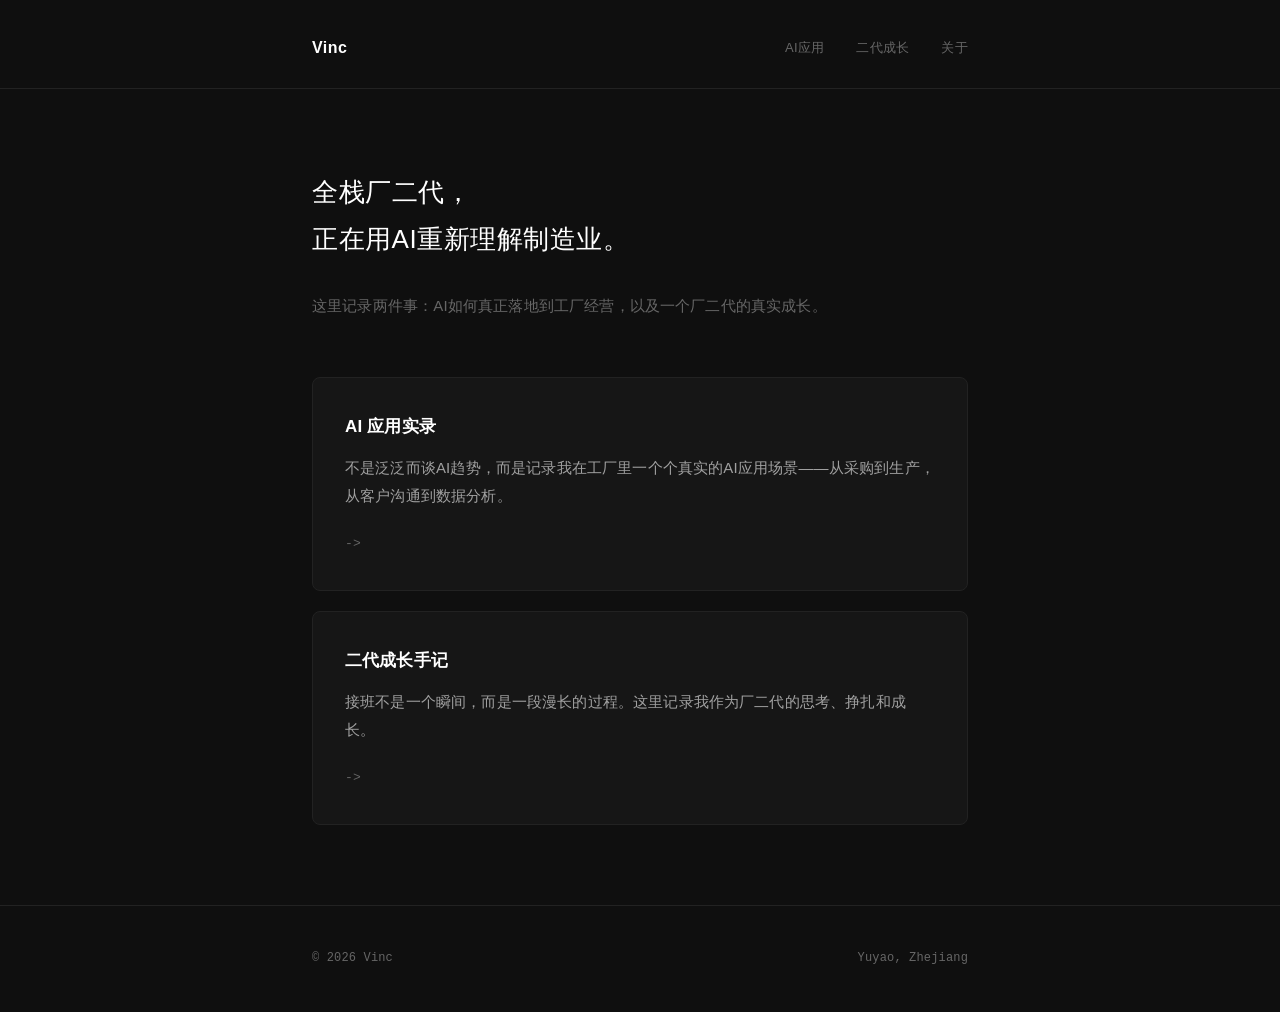
<file: index.html>
<!DOCTYPE html>
<html lang="zh-CN">
<head>
  <meta charset="UTF-8">
  <meta name="viewport" content="width=device-width, initial-scale=1.0">
  <title>Vinc — 全栈厂二代</title>
  <meta name="description" content="全栈厂二代的笔记本：用AI经营工厂，记录成长。">
  <link rel="stylesheet" href="css/style.css">
</head>
<body>
  <header class="site-header">
    <div class="container">
      <a href="." class="site-title">Vinc</a>
      <nav class="site-nav">
        <a href="ai/">AI应用</a>
        <a href="growth/">二代成长</a>
        <a href="about/">关于</a>
      </nav>
    </div>
  </header>

  <main>
    <section class="hero">
      <div class="container">
        <h1 class="hero-tagline">全栈厂二代，<br>正在用AI重新理解制造业。</h1>
        <p class="hero-sub">这里记录两件事：AI如何真正落地到工厂经营，以及一个厂二代的真实成长。</p>
      </div>
    </section>

    <section class="sections">
      <div class="container">
        <a href="ai/" class="section-card">
          <h2 class="section-card-title">AI 应用实录</h2>
          <p class="section-card-desc">不是泛泛而谈AI趋势，而是记录我在工厂里一个个真实的AI应用场景——从采购到生产，从客户沟通到数据分析。</p>
          <span class="section-card-arrow">-></span>
        </a>
        <a href="growth/" class="section-card">
          <h2 class="section-card-title">二代成长手记</h2>
          <p class="section-card-desc">接班不是一个瞬间，而是一段漫长的过程。这里记录我作为厂二代的思考、挣扎和成长。</p>
          <span class="section-card-arrow">-></span>
        </a>
      </div>
    </section>
  </main>

  <footer class="site-footer">
    <div class="container">
      <p>&copy; 2026 Vinc</p>
      <p>Yuyao, Zhejiang</p>
    </div>
  </footer>
</body>
</html>
</file>
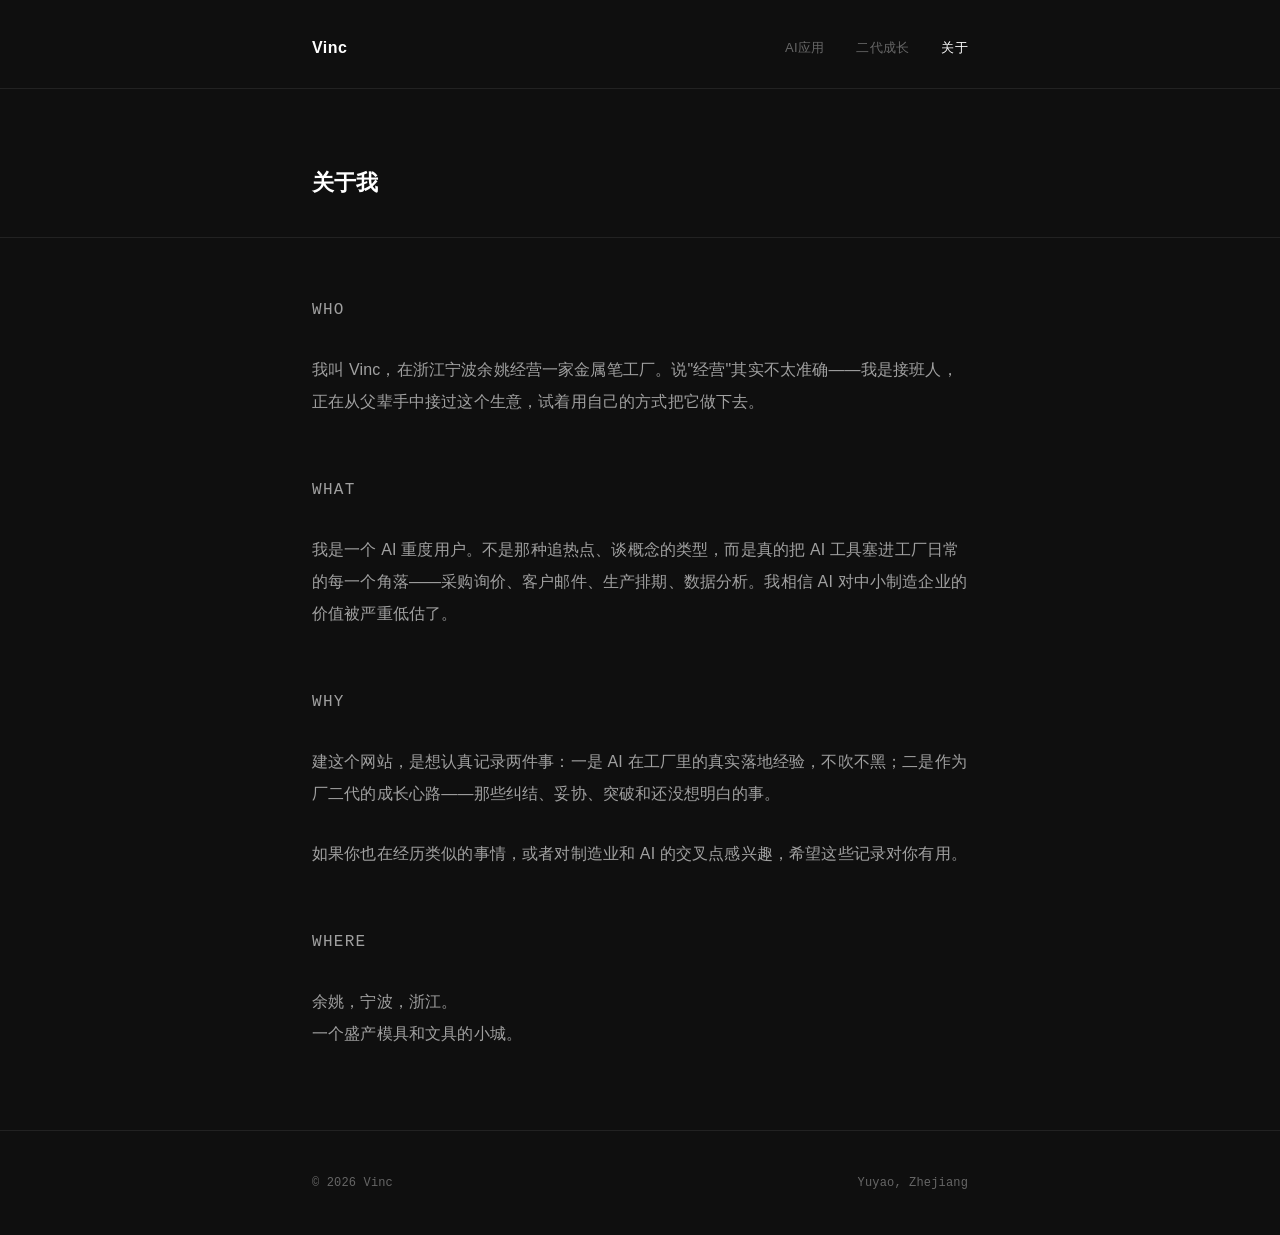
<file: about/index.html>
<!DOCTYPE html>
<html lang="zh-CN">
<head>
  <meta charset="UTF-8">
  <meta name="viewport" content="width=device-width, initial-scale=1.0">
  <title>关于 — Vinc</title>
  <meta name="description" content="关于Vinc：浙江余姚金属笔工厂二代，AI重度用户。">
  <link rel="stylesheet" href="../css/style.css">
</head>
<body>
  <header class="site-header">
    <div class="container">
      <a href="../" class="site-title">Vinc</a>
      <nav class="site-nav">
        <a href="../ai/">AI应用</a>
        <a href="../growth/">二代成长</a>
        <a href="../about/" class="active">关于</a>
      </nav>
    </div>
  </header>

  <main>
    <div class="page-header">
      <div class="container">
        <h1 class="page-title">关于我</h1>
      </div>
    </div>

    <div class="about-content">
      <div class="container">
        <div class="about-section">
          <p class="about-label">who</p>
          <p>我叫 Vinc，在浙江宁波余姚经营一家金属笔工厂。说"经营"其实不太准确——我是接班人，正在从父辈手中接过这个生意，试着用自己的方式把它做下去。</p>
        </div>

        <div class="about-section">
          <p class="about-label">what</p>
          <p>我是一个 AI 重度用户。不是那种追热点、谈概念的类型，而是真的把 AI 工具塞进工厂日常的每一个角落——采购询价、客户邮件、生产排期、数据分析。我相信 AI 对中小制造企业的价值被严重低估了。</p>
        </div>

        <div class="about-section">
          <p class="about-label">why</p>
          <p>建这个网站，是想认真记录两件事：一是 AI 在工厂里的真实落地经验，不吹不黑；二是作为厂二代的成长心路——那些纠结、妥协、突破和还没想明白的事。</p>
          <p>如果你也在经历类似的事情，或者对制造业和 AI 的交叉点感兴趣，希望这些记录对你有用。</p>
        </div>

        <div class="about-section">
          <p class="about-label">where</p>
          <p>余姚，宁波，浙江。<br>一个盛产模具和文具的小城。</p>
        </div>
      </div>
    </div>
  </main>

  <footer class="site-footer">
    <div class="container">
      <p>&copy; 2026 Vinc</p>
      <p>Yuyao, Zhejiang</p>
    </div>
  </footer>
</body>
</html>
</file>
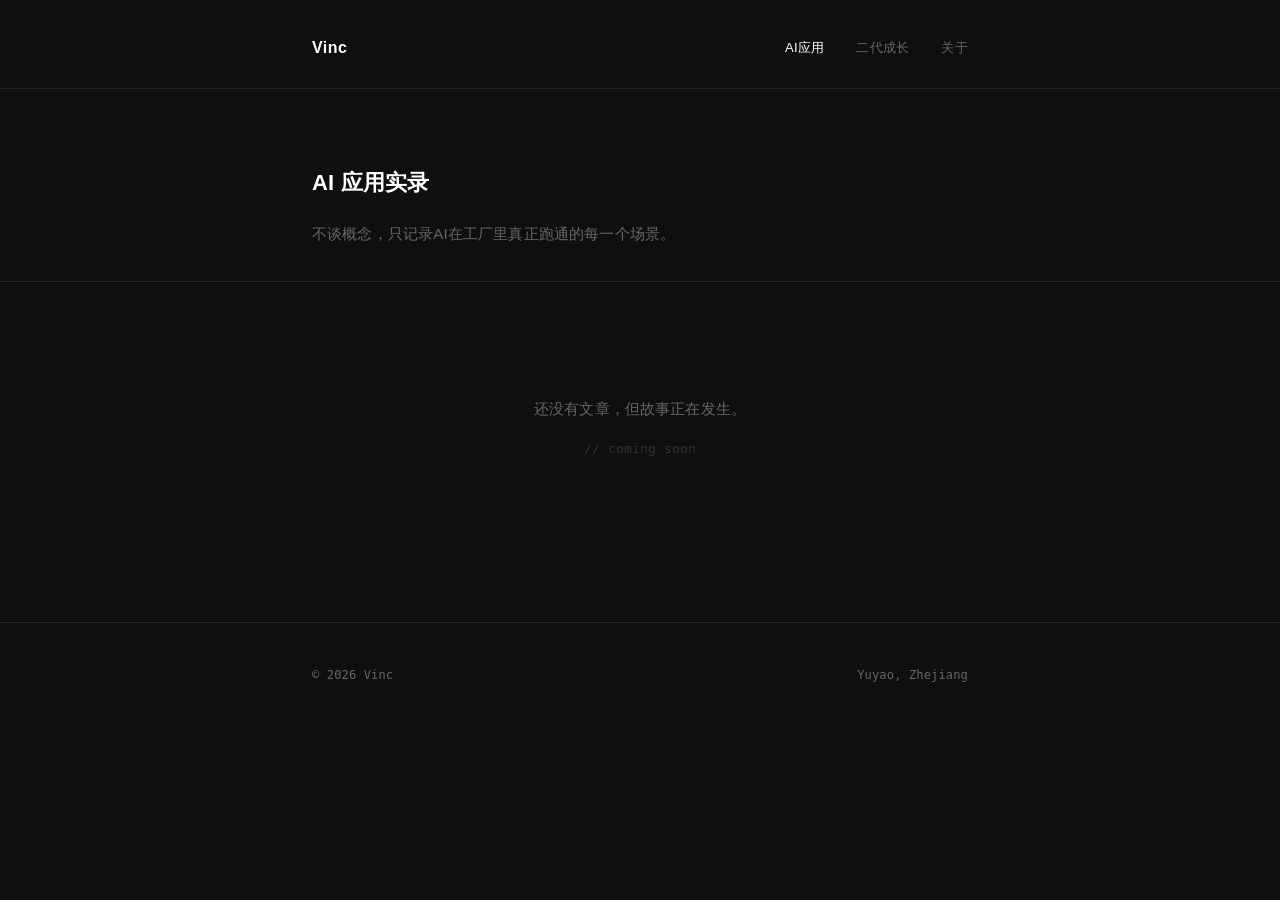
<file: ai/index.html>
<!DOCTYPE html>
<html lang="zh-CN">
<head>
  <meta charset="UTF-8">
  <meta name="viewport" content="width=device-width, initial-scale=1.0">
  <title>AI 应用实录 — Vinc</title>
  <meta name="description" content="记录AI在金属笔工厂的真实应用场景。">
  <link rel="stylesheet" href="../css/style.css">
</head>
<body>
  <header class="site-header">
    <div class="container">
      <a href="../" class="site-title">Vinc</a>
      <nav class="site-nav">
        <a href="../ai/" class="active">AI应用</a>
        <a href="../growth/">二代成长</a>
        <a href="../about/">关于</a>
      </nav>
    </div>
  </header>

  <main>
    <div class="page-header">
      <div class="container">
        <h1 class="page-title">AI 应用实录</h1>
        <p class="page-desc">不谈概念，只记录AI在工厂里真正跑通的每一个场景。</p>
      </div>
    </div>

    <div class="article-list">
      <div class="container">
        <div class="empty-state">
          <p>还没有文章，但故事正在发生。</p>
          <p class="hint">// coming soon</p>
        </div>
      </div>
    </div>
  </main>

  <footer class="site-footer">
    <div class="container">
      <p>&copy; 2026 Vinc</p>
      <p>Yuyao, Zhejiang</p>
    </div>
  </footer>
</body>
</html>
</file>
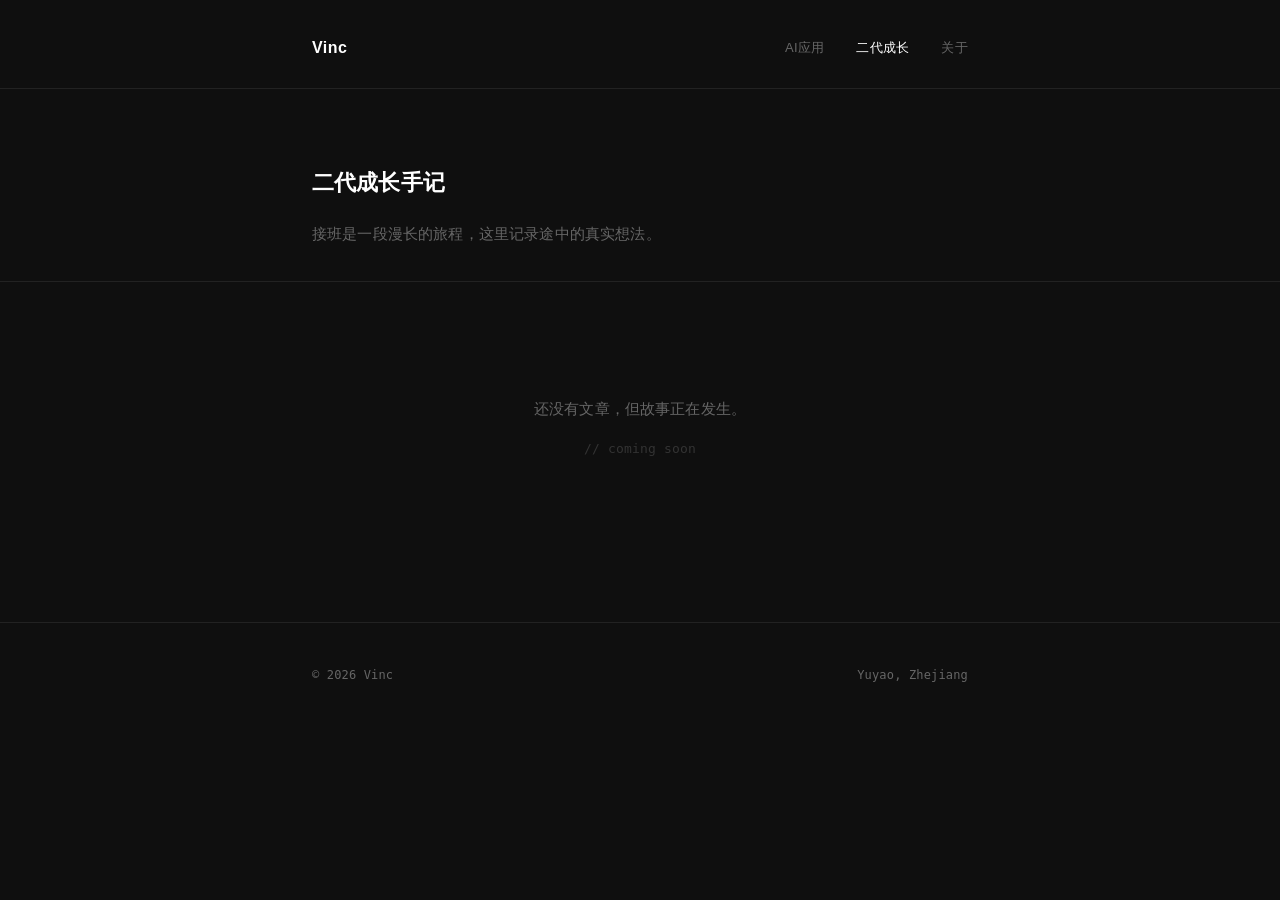
<file: growth/index.html>
<!DOCTYPE html>
<html lang="zh-CN">
<head>
  <meta charset="UTF-8">
  <meta name="viewport" content="width=device-width, initial-scale=1.0">
  <title>二代成长手记 — Vinc</title>
  <meta name="description" content="一个厂二代的接班心路历程与成长记录。">
  <link rel="stylesheet" href="../css/style.css">
</head>
<body>
  <header class="site-header">
    <div class="container">
      <a href="../" class="site-title">Vinc</a>
      <nav class="site-nav">
        <a href="../ai/">AI应用</a>
        <a href="../growth/" class="active">二代成长</a>
        <a href="../about/">关于</a>
      </nav>
    </div>
  </header>

  <main>
    <div class="page-header">
      <div class="container">
        <h1 class="page-title">二代成长手记</h1>
        <p class="page-desc">接班是一段漫长的旅程，这里记录途中的真实想法。</p>
      </div>
    </div>

    <div class="article-list">
      <div class="container">
        <div class="empty-state">
          <p>还没有文章，但故事正在发生。</p>
          <p class="hint">// coming soon</p>
        </div>
      </div>
    </div>
  </main>

  <footer class="site-footer">
    <div class="container">
      <p>&copy; 2026 Vinc</p>
      <p>Yuyao, Zhejiang</p>
    </div>
  </footer>
</body>
</html>
</file>
<file: css/style.css>
/* ========================================
   Vinc's Site — Redesign
   ======================================== */

/* Reset & Base */
*, *::before, *::after {
  margin: 0;
  padding: 0;
  box-sizing: border-box;
}

:root {
  --white: #ffffff;
  --text: #a0a0a0;
  --text-muted: #666;
  --border: #222;
  --card-bg: #161616;
  --bg: #0f0f0f;
  --font: -apple-system, BlinkMacSystemFont, "Segoe UI", Roboto, Helvetica, Arial, sans-serif;
  --font-mono: "SF Mono", "Fira Code", "JetBrains Mono", monospace;
}

html {
  font-size: 16px;
  scroll-behavior: smooth;
}

body {
  font-family: var(--font);
  color: var(--text);
  background-color: var(--bg);
  line-height: 2;
  letter-spacing: 0.01em;
  -webkit-font-smoothing: antialiased;
}

a {
  color: var(--text);
  text-decoration: none;
  border-bottom: none;
  transition: color 0.2s;
}

a:hover {
  color: var(--white);
}

/* Layout */
.container {
  max-width: 720px;
  margin: 0 auto;
  padding: 0 2rem;
}

/* Header / Nav */
.site-header {
  padding: 2rem 0 1.5rem;
  border-bottom: 1px solid var(--border);
}

.site-header .container {
  display: flex;
  justify-content: space-between;
  align-items: center;
}

.site-title {
  font-size: 1rem;
  font-weight: 600;
  color: var(--white);
  letter-spacing: 0.03em;
}

.site-nav {
  display: flex;
  gap: 2rem;
}

.site-nav a {
  font-size: 0.8125rem;
  color: var(--text-muted);
  letter-spacing: 0.02em;
}

.site-nav a:hover,
.site-nav a.active {
  color: var(--white);
}

/* Hero (Homepage) */
.hero {
  padding: 5rem 0 3.5rem;
}

.hero-tagline {
  font-size: 1.625rem;
  font-weight: 500;
  line-height: 1.8;
  color: var(--white);
  letter-spacing: 0.02em;
}

.hero-sub {
  margin-top: 1.75rem;
  font-size: 0.9375rem;
  color: var(--text-muted);
  line-height: 2;
}

/* Section Cards (Homepage) */
.sections {
  padding: 0 0 5rem;
  display: flex;
  flex-direction: column;
  gap: 1.25rem;
}

.sections .container {
  display: flex;
  flex-direction: column;
  gap: 1.25rem;
}

.section-card {
  display: block;
  padding: 2rem 2rem;
  border: 1px solid var(--border);
  border-radius: 8px;
  background-color: var(--card-bg);
  transition: border-color 0.25s, background-color 0.25s;
}

.section-card:hover {
  border-color: #333;
  background-color: #1a1a1a;
}

.section-card-title {
  font-size: 1.0625rem;
  font-weight: 600;
  color: var(--white);
  margin-bottom: 0.625rem;
}

.section-card-desc {
  font-size: 0.9375rem;
  color: var(--text);
  line-height: 1.9;
}

.section-card-arrow {
  display: inline-block;
  margin-top: 1.25rem;
  font-size: 0.8125rem;
  color: var(--text-muted);
  font-family: var(--font-mono);
  transition: color 0.2s, transform 0.2s;
}

.section-card:hover .section-card-arrow {
  color: var(--white);
  transform: translateX(4px);
}

/* Page Header */
.page-header {
  padding: 4.5rem 0 2rem;
  border-bottom: 1px solid var(--border);
}

.page-title {
  font-size: 1.375rem;
  font-weight: 600;
  color: var(--white);
}

.page-desc {
  margin-top: 0.875rem;
  font-size: 0.9375rem;
  color: var(--text-muted);
  line-height: 2;
}

/* Article List */
.article-list {
  padding: 2rem 0 5rem;
}

.article-item {
  display: block;
  padding: 1.75rem 0;
  border-bottom: 1px solid var(--border);
  transition: padding-left 0.3s;
}

.article-item:hover {
  padding-left: 0.5rem;
}

.article-date {
  font-size: 0.8125rem;
  color: var(--text-muted);
  font-family: var(--font-mono);
}

.article-title {
  font-size: 1rem;
  font-weight: 600;
  color: var(--white);
  margin-top: 0.375rem;
}

.article-excerpt {
  font-size: 0.9375rem;
  color: var(--text);
  margin-top: 0.375rem;
  line-height: 1.9;
}

/* Empty State */
.empty-state {
  padding: 5rem 0;
  text-align: center;
}

.empty-state p {
  color: var(--text-muted);
  font-size: 0.9375rem;
}

.empty-state .hint {
  margin-top: 0.75rem;
  font-size: 0.8125rem;
  font-family: var(--font-mono);
  color: #333;
}

/* About Page */
.about-content {
  padding: 3.5rem 0 5rem;
}

.about-content p {
  margin-bottom: 1.75rem;
  font-size: 1rem;
  color: var(--text);
  line-height: 2;
}

.about-content p:last-child {
  margin-bottom: 0;
}

.about-label {
  font-size: 0.75rem;
  color: var(--text-muted);
  font-family: var(--font-mono);
  margin-bottom: 0.625rem;
  text-transform: uppercase;
  letter-spacing: 0.08em;
}

.about-section {
  margin-bottom: 3.5rem;
}

.about-section:last-child {
  margin-bottom: 0;
}

/* Footer */
.site-footer {
  padding: 2.5rem 0;
  border-top: 1px solid var(--border);
}

.site-footer .container {
  display: flex;
  justify-content: space-between;
  align-items: center;
}

.site-footer p {
  font-size: 0.75rem;
  color: var(--text-muted);
  font-family: var(--font-mono);
}

/* Responsive */
@media (max-width: 640px) {
  .container {
    padding: 0 1.25rem;
  }

  .site-header {
    padding: 1.5rem 0 1.25rem;
  }

  .site-header .container {
    flex-direction: column;
    gap: 0.75rem;
  }

  .hero {
    padding: 3.5rem 0 2.5rem;
  }

  .hero-tagline {
    font-size: 1.375rem;
  }

  .section-card {
    padding: 1.5rem;
  }

  .page-header {
    padding: 3rem 0 1.5rem;
  }
}
</file>
